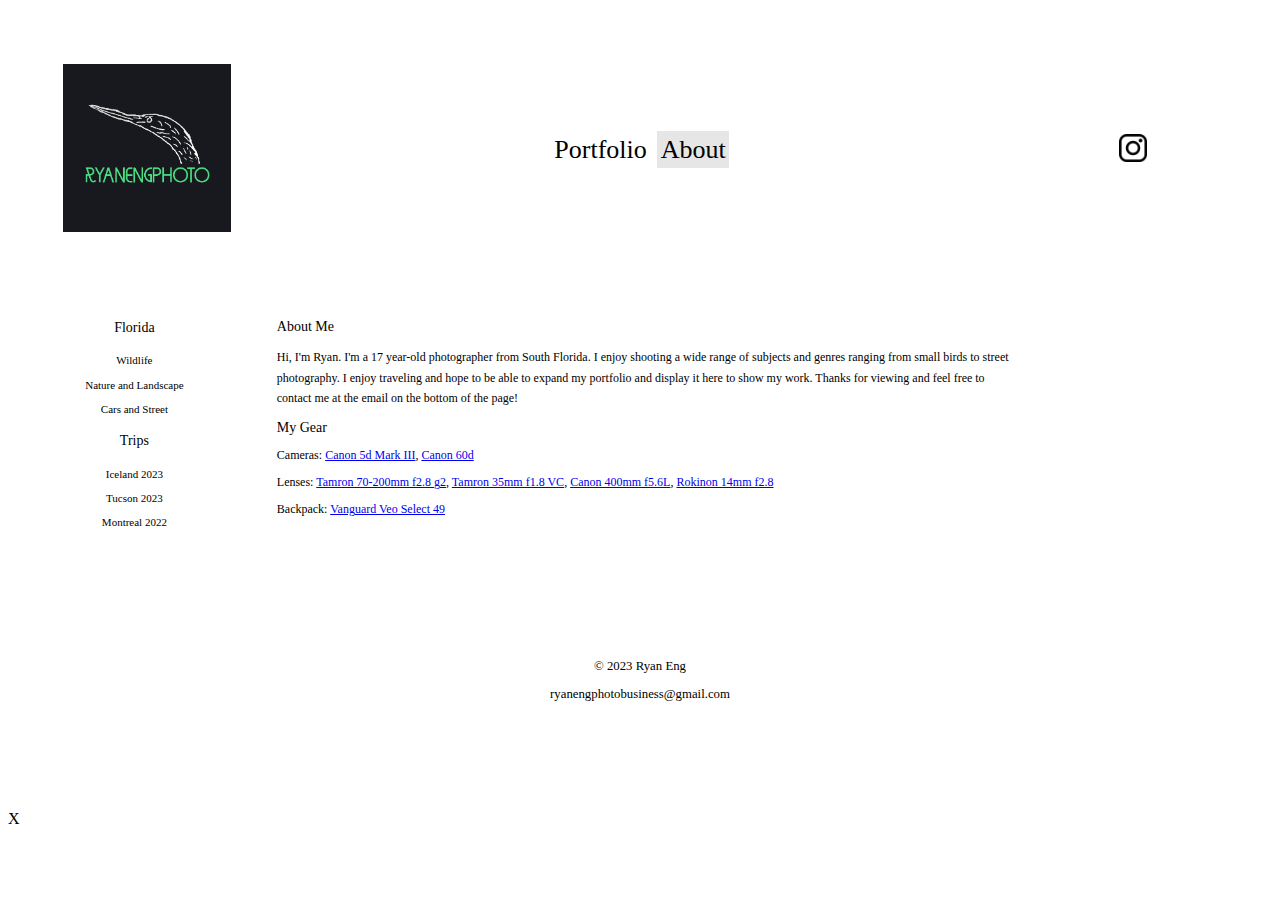
<file: about.html>
<!DOCTYPE html>

<head>
    <meta charset="utf-8" name="viewport" content="width=device-width, initial-scale=1">
    <link rel="stylesheet" href="about.css">

    <title> Ryan Eng Photo | Wildlife </title>
    <link rel="shortcut icon" type="image/png" href="photo_logo.png"/>

</head>

<div class="left-sidebar-grid">

    <header class="header">
        <div class="logo">
            <img src="photo_logo.png" alt="logo">
        </div>

        <div class="navigation">
            <a class="unselectedpage" href="index.html">Portfolio</a>
            <a class="currentpage"href="about.html">About</a>

            <div class="dropdown">
            <input type="image" src="dropdown.png" onclick="myFunction()" class="dropbtn"/>
            <div id="myDropdown" class="dropdown-content">
              <a href="about.html">About</a>
              <p><span>Florida</span></p>
              <a href="index.html">Wildlife</a>
              <a href="nature.html">Nature and Landscape</a>
              <a href="street.html">Cars and Street</a>
              <p><span>Trips</span></p>
              <a href="iceland.html">Iceland 2023</a>
              <a href="tucson.html">Tucson 2023</a>
              <a href="montreal.html">Montreal 2022</a>
            </div>
          </div>
            
        <script src="dropdown.js"></script>    

        </div>

        <div class="instagram">
            <a href="https://www.instagram.com/ryanengphoto/" target="_blank"><img src="instagram.png" alt="instagram logo" ></a>
        </div>

    </header>
    X
    <section class="left-sidebar">
        <div class="sidebarmenu">
            <div class="dropdown">
                <button class="dropbtn">Florida</button>
                    <div class="dropdown-content">
                    <a href="index.html" class="sidebarlink">Wildlife</a>
                    <a href="nature.html" class="sidebarlink">Nature and Landscape</a>
                    <a href="street.html" class="sidebarlink">Cars and Street</a>
                    </div>
                </div>
            <div class="dropdown">
                <button class="dropbtn">Trips</button>
                <div class="dropdown-content">
                <a href="iceland.html" class="sidebarlink">Iceland 2023</a>
                <a href="tucson.html" class="sidebarlink">Tucson 2023</a>
                <a href="montreal.html" class="sidebarlink">Montreal 2022</a>
                </div>
            </div>
        </div>
    </section>

    <main class="main-content">

        <div class="content">
            <h2>About Me</h2>
            <p>Hi, I'm Ryan. I'm a 17 year-old photographer from South Florida. I enjoy shooting a wide range of subjects and genres ranging from small birds to 
                street photography. I enjoy traveling and hope to be able to expand my portfolio and display it here to show my work. Thanks for viewing and feel
                free to contact me at the email on the bottom of the page! 
            </p>
            <h2>My Gear</h2>
            <h3>Cameras: <a href="https://www.bhphotovideo.com/c/replacement_for/847545-REG/Canon_5260A002_EOS_5D_Mark_III.html" target="_blank">Canon 5d Mark III</a>, 
                <a href="https://www.bhphotovideo.com/c/product/732047-REG/Canon_4460B003_EOS_60D_DSLR_Camera.html" target="_blank">Canon 60d</a></h3>
            <h3>Lenses: <a href="https://www.bhphotovideo.com/c/product/1317271-REG/tamron_afa025c_700_sp_70_200mm_f_2_8_di.html" target="_blank">Tamron 70-200mm f2.8 g2</a>, 
                <a href="https://www.bhphotovideo.com/c/product/1183045-REG/tamron_aff012c700_sp_35mm_f_1_8_di.html" target="_blank">Tamron 35mm f1.8 VC</a>, 
                <a href="https://www.bhphotovideo.com/c/product/12129-USA/Canon_2526A004_400mm_f_5_6L_USM_Autofocus.html" target="_blank">Canon 400mm f5.6L</a>, 
                <a href="https://www.bhphotovideo.com/c/product/769532-REG/Rokinon_FE14M_C_14mm_Ultra_Wide_Angle_f_2_8.html" target="_blank">Rokinon 14mm f2.8</a></h3>
            <h3>Backpack: <a href="https://www.bhphotovideo.com/c/product/1483297-REG/vanguard_veo_select49_bk_veo_select_49_backpack.html" target="_blank">Vanguard Veo Select 49</a></h3>
        </div>
      
     
    </main>


    


    <footer class="footer">
        <p>© 2023 Ryan Eng</p>
        <p>ryanengphotobusiness@gmail.com</p>
    </footer>



</div>
</file>
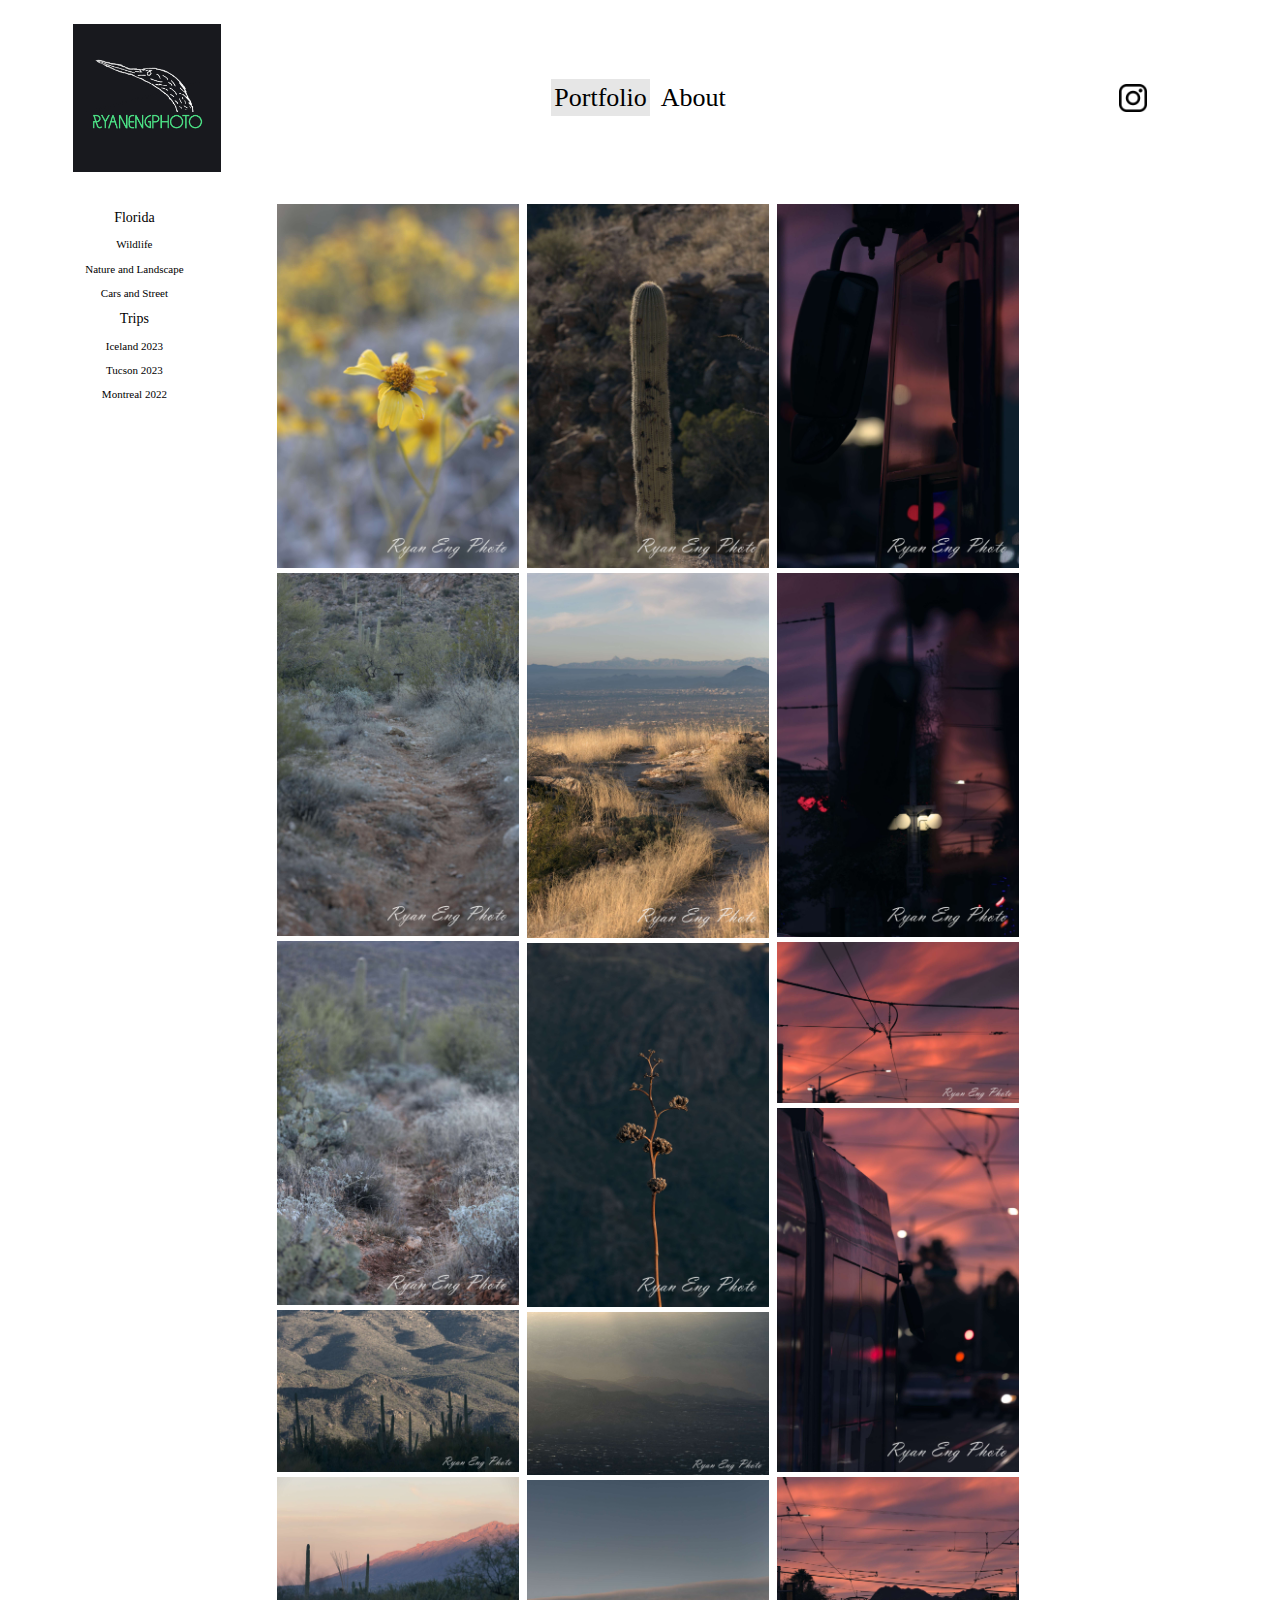
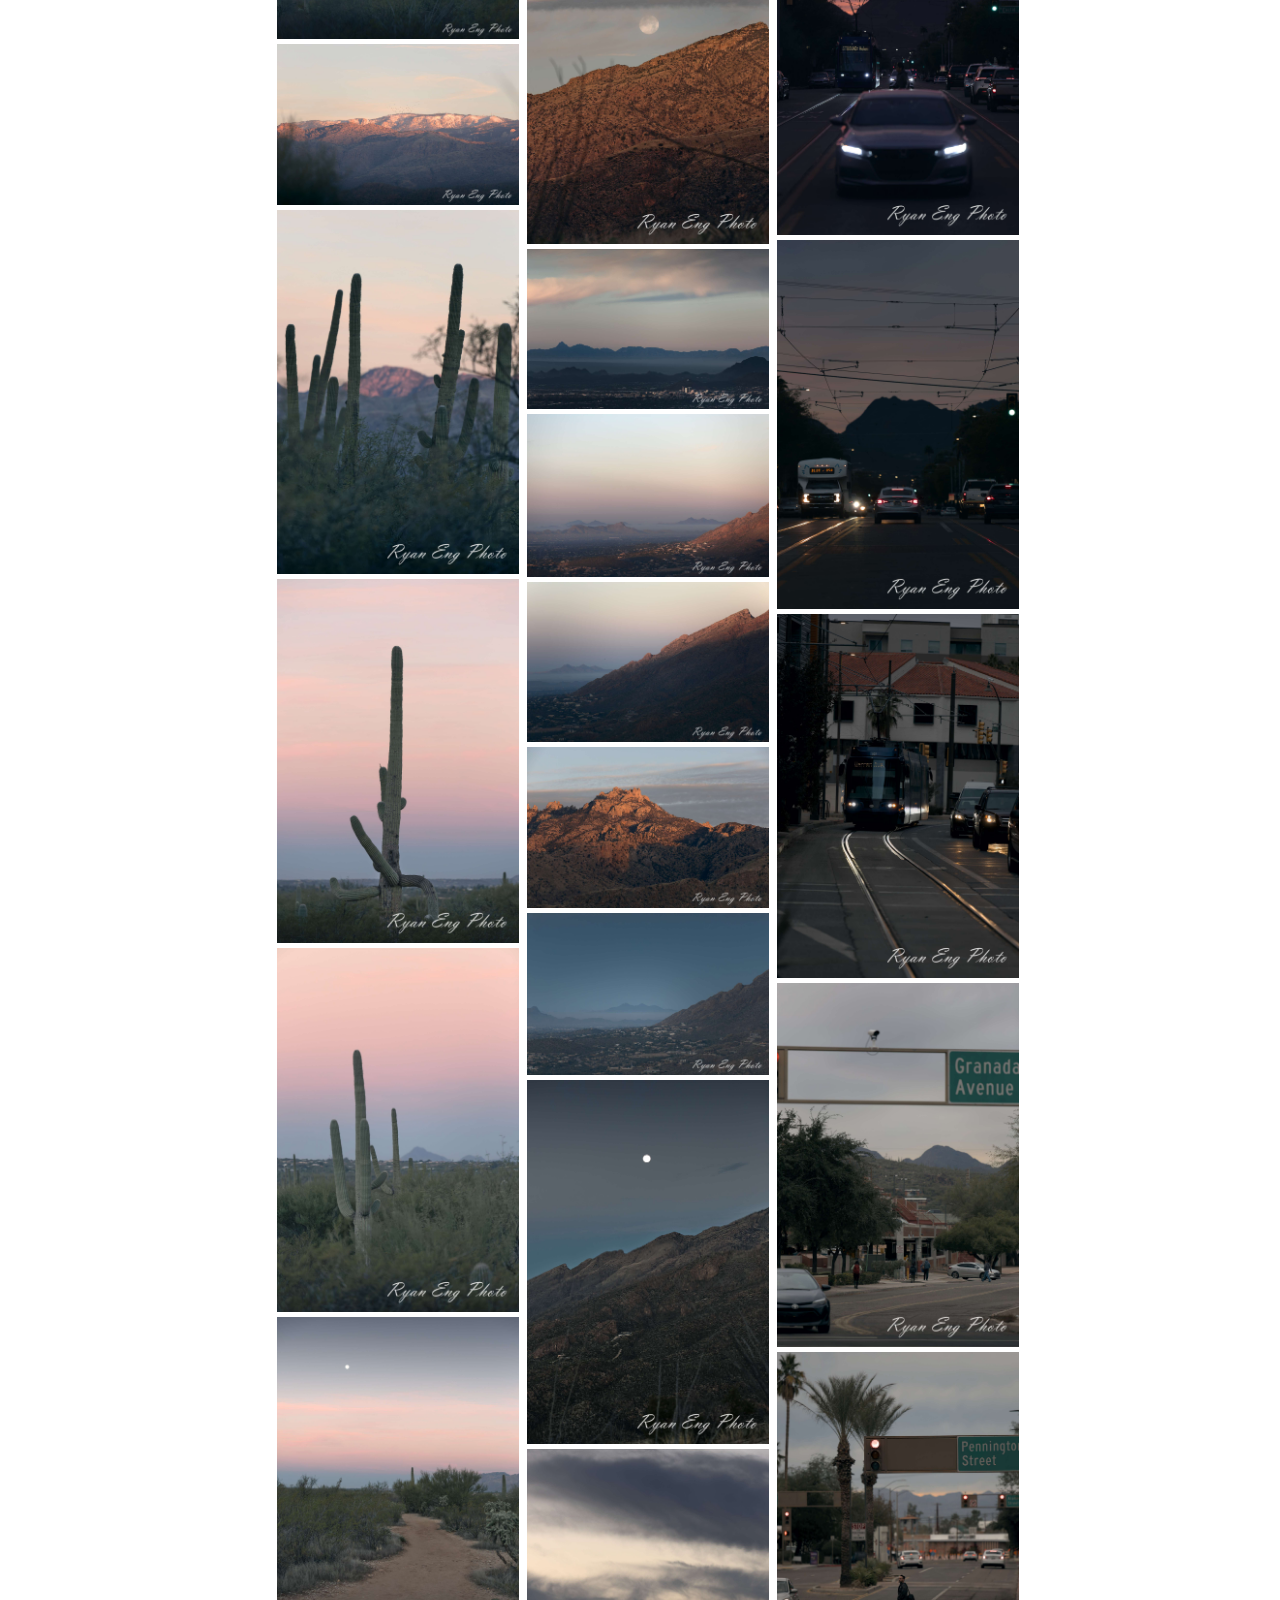
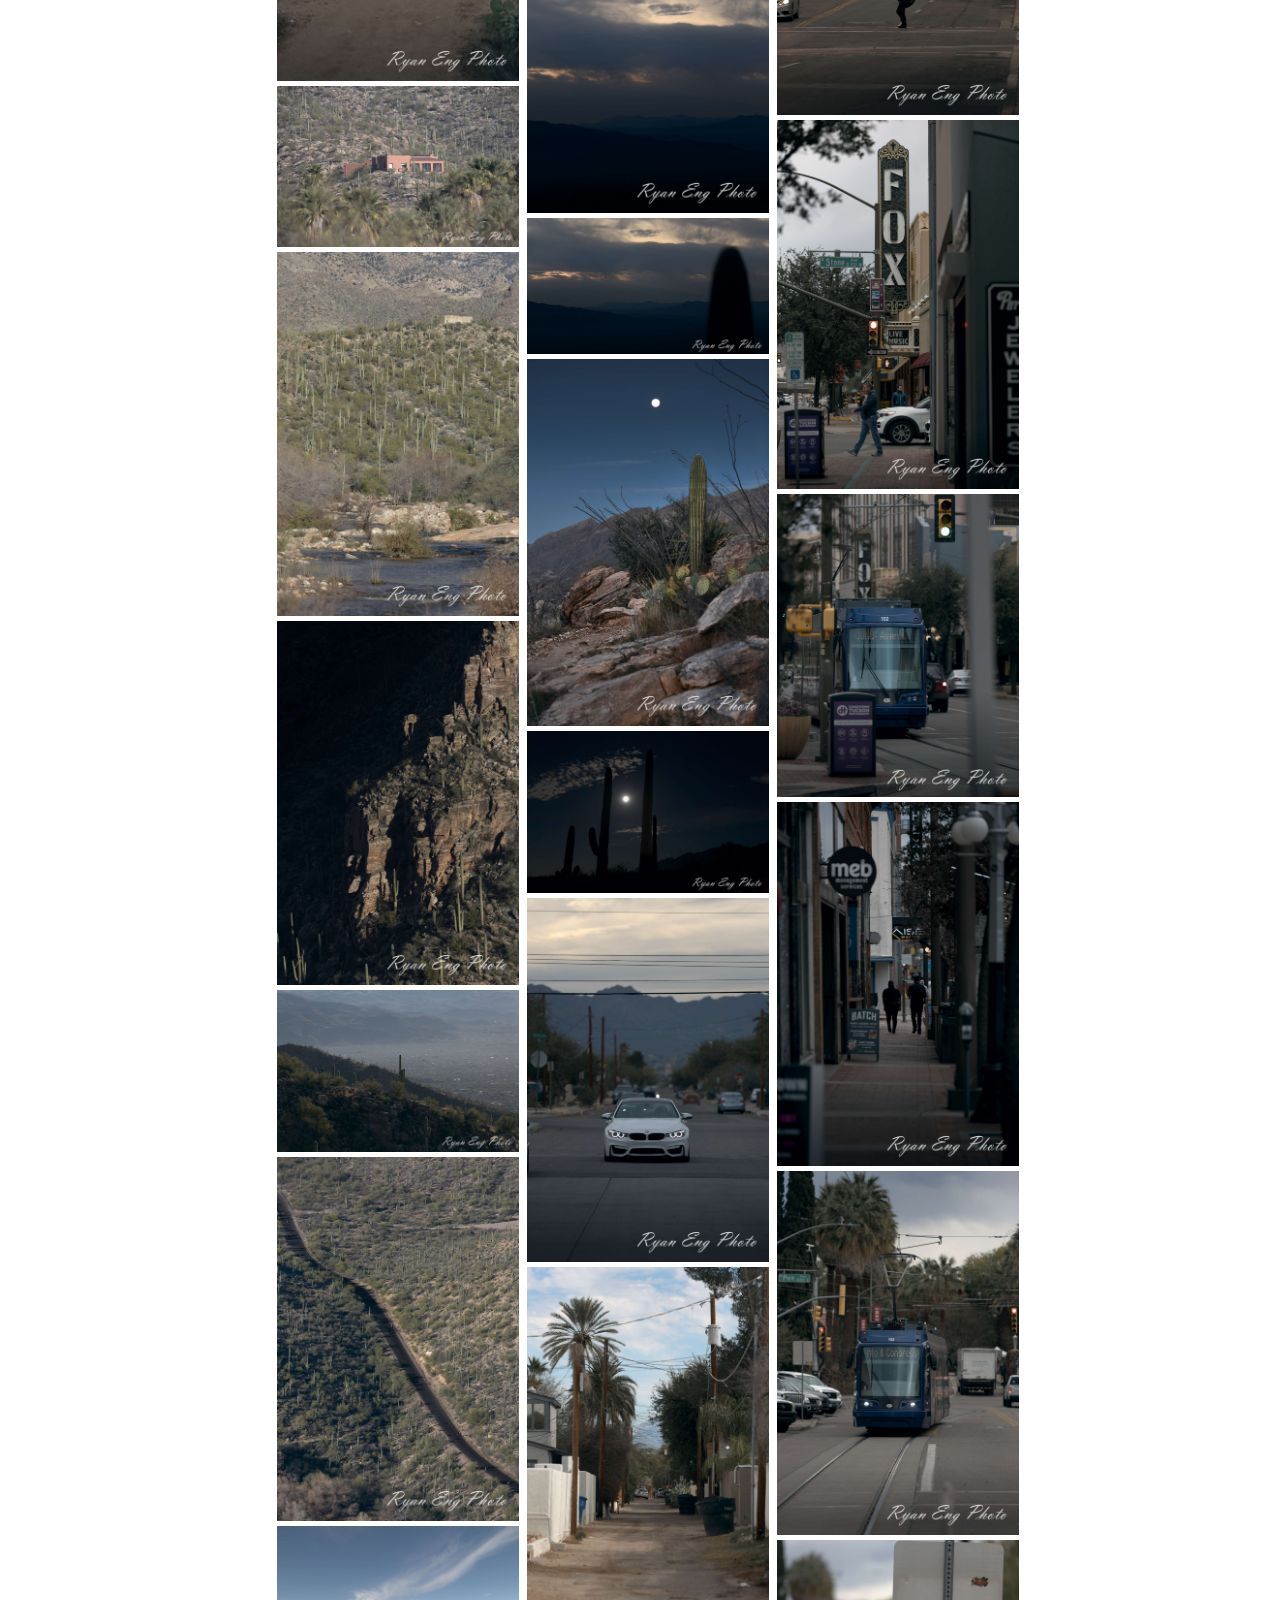
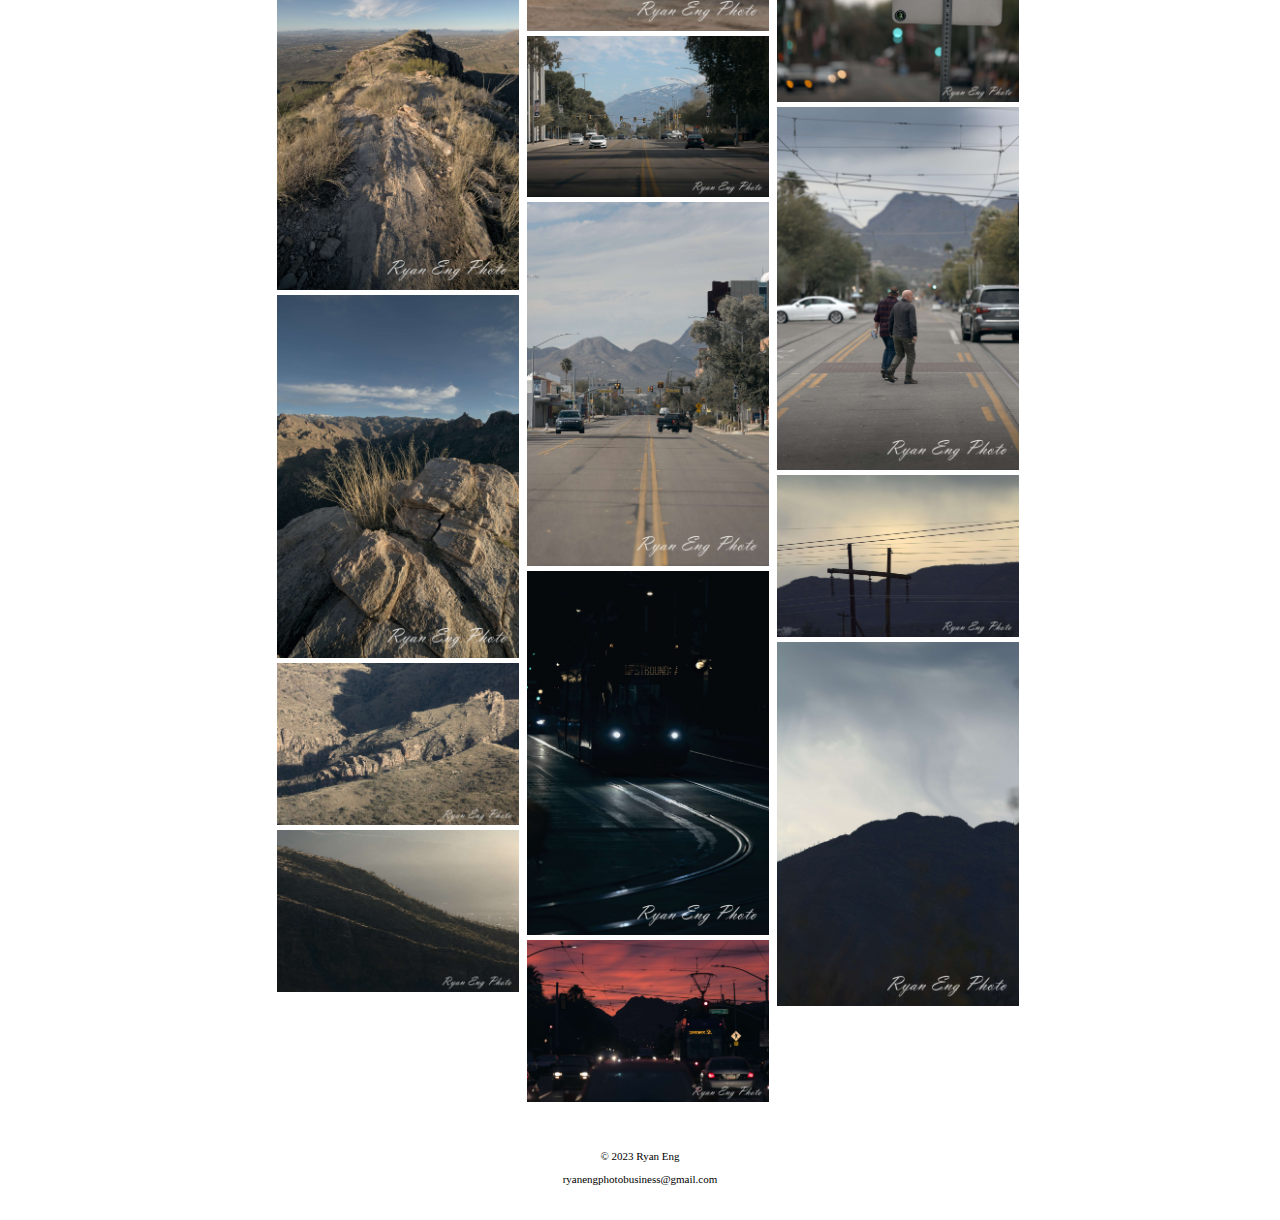
<file: tucson.html>
<!DOCTYPE html>

<head>
  <meta charset="utf-8" name="viewport" content="width=device-width, initial-scale=1">
  <link rel="stylesheet" href="portfoliostyle.css">
  <title> Ryan Eng Photo | Tucson 2023 </title>
  <link rel="shortcut icon" type="image/png" href="photo_logo.png"/>
  <script src="hammer.min.js"></script>
  
</head>

<div class="left-sidebar-grid">

    <header class="header">
        <div class="logo">
            <img src="photo_logo.png" alt="logo" style="width: 60%; height: 100%;">
        </div>

        <div class="navigation">
            <a class="currentpage" href="index.html">Portfolio</a>
            <a class="unselectedpage"href="about.html">About</a>
            
            <div class="dropdown">
              <input type="image" src="dropdown.png" onclick="myFunction()" class="dropbtn"/>
              <div id="myDropdown" class="dropdown-content">
                <a href="about.html">About</a>
                <p><span>Florida</span></p>
                <a href="index.html">Wildlife</a>
                <a href="nature.html">Nature and Landscape</a>
                <a href="street.html">Cars and Street</a>
                <p><span>Trips</span></p>
                <a href="iceland.html">Iceland 2023</a>
                <a href="tucson.html">Tucson 2023</a>
                <a href="montreal.html">Montreal 2022</a>
              </div>
            </div>
        </div>

        <div class="instagram">
            <a href="https://www.instagram.com/ryanengphoto/" target="_blank"><img src="instagram.png" alt="instagram logo"></a>
        </div>


    </header>
    
    <section class="left-sidebar">
        <div class="sidebarmenu">
            <div class="dropdown">
              <button class="dropbtn">Florida</button>
              <div class="dropdown-content">
              <a href="index.html" class="sidebarlink">Wildlife</a>
              <a href="nature.html" class="sidebarlink">Nature and Landscape</a>
              <a href="street.html" class="sidebarlink">Cars and Street</a>
              </div>
          </div>
      <div class="dropdown">
          <button class="dropbtn">Trips</button>
          <div class="dropdown-content">
          <a href="iceland.html" class="sidebarlink">Iceland 2023</a>
          <a href="tucson.html" class="sidebarlink">Tucson 2023</a>
          <a href="montreal.html" class="sidebarlink">Montreal 2022</a>
          </div>
            </div>
        </div>
    </section>

    <main class="main-content">
        
      <button onclick="topFunction()" id="myBtn" title="Go to top">Top</button>
      <script src="button.js"></script>
      
        <div class="content"><img src="Tucson_2023/1 8 2023 (87)-CR2_DxO_DeepPRIME.jpg" onclick="openModal();currentSlide(1)" class="hover-shadow cursor" loading="lazy"> 
          <img src="Tucson_2023/1 8 2023 (79)-CR2_DxO_DeepPRIME.jpg" onclick="openModal();currentSlide(2)" class="hover-shadow cursor" loading="lazy"> 
          <img src="Tucson_2023/1 8 2023 (72)-CR2_DxO_DeepPRIME.jpg" onclick="openModal();currentSlide(3)" class="hover-shadow cursor" loading="lazy"> 
          <img src="Tucson_2023/1 8 2023 (68)-CR2_DxO_DeepPRIME.jpg" onclick="openModal();currentSlide(4)" class="hover-shadow cursor" loading="lazy"> 
          <img src="Tucson_2023/1 8 2023 (42)-CR2_DxO_DeepPRIME.jpg" onclick="openModal();currentSlide(5)" class="hover-shadow cursor" loading="lazy"> 
          <img src="Tucson_2023/1 8 2023 (35)-CR2_DxO_DeepPRIME.jpg" onclick="openModal();currentSlide(6)" class="hover-shadow cursor" loading="lazy"> 
          <img src="Tucson_2023/1 8 2023 (20)-CR2_DxO_DeepPRIME.jpg" onclick="openModal();currentSlide(7)" class="hover-shadow cursor" loading="lazy"> 
          <img src="Tucson_2023/1 8 2023 (11)-CR2_DxO_DeepPRIME.jpg" onclick="openModal();currentSlide(8)" class="hover-shadow cursor" loading="lazy"> 
          <img src="Tucson_2023/1 8 2023 (10)-CR2_DxO_DeepPRIME.jpg" onclick="openModal();currentSlide(9)" class="hover-shadow cursor" loading="lazy"> 
          <img src="Tucson_2023/1 8 2023 (1)-CR2_DxO_DeepPRIME.jpg" onclick="openModal();currentSlide(10)" class="hover-shadow cursor" loading="lazy"> 
          <img src="Tucson_2023/1 7 2023 (88)-CR2_DxO_DeepPRIME.jpg" onclick="openModal();currentSlide(11)" class="hover-shadow cursor" loading="lazy"> 
          <img src="Tucson_2023/1 7 2023 (390)-CR2_DxO_DeepPRIME.jpg" onclick="openModal();currentSlide(12)" class="hover-shadow cursor" loading="lazy"> 
          <img src="Tucson_2023/1 7 2023 (412)-CR2_DxO_DeepPRIME.jpg" onclick="openModal();currentSlide(13)" class="hover-shadow cursor" loading="lazy"> 
          <img src="Tucson_2023/1 7 2023 (356)-CR2_DxO_DeepPRIME.jpg" onclick="openModal();currentSlide(14)" class="hover-shadow cursor" loading="lazy"> 
          <img src="Tucson_2023/1 7 2023 (352)-CR2_DxO_DeepPRIME.jpg" onclick="openModal();currentSlide(15)" class="hover-shadow cursor" loading="lazy"> 
          <img src="Tucson_2023/1 7 2023 (329)-CR2_DxO_DeepPRIME.jpg" onclick="openModal();currentSlide(16)" class="hover-shadow cursor" loading="lazy"> 
          <img src="Tucson_2023/1 7 2023 (305)-CR2_DxO_DeepPRIME.jpg" onclick="openModal();currentSlide(17)" class="hover-shadow cursor" loading="lazy"> 
          <img src="Tucson_2023/1 7 2023 (300)-CR2_DxO_DeepPRIME.jpg" onclick="openModal();currentSlide(18)" class="hover-shadow cursor" loading="lazy"> 
          <img src="Tucson_2023/1 7 2023 (285)-CR2_DxO_DeepPRIME.jpg" onclick="openModal();currentSlide(19)" class="hover-shadow cursor" loading="lazy"> 
          <img src="Tucson_2023/1 7 2023 (282)-CR2_DxO_DeepPRIME.jpg" onclick="openModal();currentSlide(20)" class="hover-shadow cursor" loading="lazy"> 
          <img src="Tucson_2023/1 7 2023 (279)-CR2_DxO_DeepPRIME.jpg" onclick="openModal();currentSlide(21)" class="hover-shadow cursor" loading="lazy"> 
          <img src="Tucson_2023/1 7 2023 (276)-CR2_DxO_DeepPRIME.jpg" onclick="openModal();currentSlide(22)" class="hover-shadow cursor" loading="lazy"> 
          <img src="Tucson_2023/1 7 2023 (254)-CR2_DxO_DeepPRIME.jpg" onclick="openModal();currentSlide(23)" class="hover-shadow cursor" loading="lazy"> 
          <img src="Tucson_2023/1 7 2023 (218)-CR2_DxO_DeepPRIME.jpg" onclick="openModal();currentSlide(24)" class="hover-shadow cursor" loading="lazy"> 
          <img src="Tucson_2023/1 7 2023 (217)-CR2_DxO_DeepPRIME.jpg" onclick="openModal();currentSlide(25)" class="hover-shadow cursor" loading="lazy"> 
          <img src="Tucson_2023/1 7 2023 (208)-CR2_DxO_DeepPRIME.jpg" onclick="openModal();currentSlide(26)" class="hover-shadow cursor" loading="lazy"> 
          <img src="Tucson_2023/1 7 2023 (191)-CR2_DxO_DeepPRIME.jpg" onclick="openModal();currentSlide(27)" class="hover-shadow cursor" loading="lazy"> 
          <img src="Tucson_2023/1 7 2023 (189)-CR2_DxO_DeepPRIME.jpg" onclick="openModal();currentSlide(28)" class="hover-shadow cursor" loading="lazy"> 
          <img src="Tucson_2023/1 7 2023 (165)-CR2_DxO_DeepPRIME.jpg" onclick="openModal();currentSlide(29)" class="hover-shadow cursor" loading="lazy"> 
          <img src="Tucson_2023/1 7 2023 (161)-CR2_DxO_DeepPRIME.jpg" onclick="openModal();currentSlide(30)" class="hover-shadow cursor" loading="lazy"> 
          <img src="Tucson_2023/1 7 2023 (153)-CR2_DxO_DeepPRIME.jpg" onclick="openModal();currentSlide(31)" class="hover-shadow cursor" loading="lazy">
      <img src="Tucson_2023/1 7 2023 (152)-CR2_DxO_DeepPRIME.jpg" onclick="openModal();currentSlide(32)" class="hover-shadow cursor" loading="lazy"> 
          <img src="Tucson_2023/reject1 7 2023 (143)-CR2_DxO_DeepPRIME_02.jpg" onclick="openModal();currentSlide(33)" class="hover-shadow cursor" loading="lazy"> 
          <img src="Tucson_2023/1 7 2023 (116)-CR2_DxO_DeepPRIME_01.jpg" onclick="openModal();currentSlide(34)" class="hover-shadow cursor" loading="lazy"> 
          <img src="Tucson_2023/1 6 2023 (45)-CR2_DxO_DeepPRIME_02.jpg" onclick="openModal();currentSlide(35)" class="hover-shadow cursor" loading="lazy"> 
          <img src="Tucson_2023/1 6 2023 (27)-CR2_DxO_DeepPRIME.jpg" onclick="openModal();currentSlide(36)" class="hover-shadow cursor" loading="lazy"> 
          <img src="Tucson_2023/1 6 2023 (7)-CR2_DxO_DeepPRIME.jpg" onclick="openModal();currentSlide(37)" class="hover-shadow cursor" loading="lazy"> 
          <img src="Tucson_2023/1 6 2023 (5)-CR2_DxO_DeepPRIME.jpg" onclick="openModal();currentSlide(38)" class="hover-shadow cursor" loading="lazy"> 
          <img src="Tucson_2023/1 5 2023 (198)-CR2_DxO_DeepPRIME.jpg" onclick="openModal();currentSlide(39)" class="hover-shadow cursor" loading="lazy"> 
          <img src="Tucson_2023/1 5 2023 (179)-CR2_DxO_DeepPRIME.jpg" onclick="openModal();currentSlide(40)" class="hover-shadow cursor" loading="lazy"> 
          <img src="Tucson_2023/1 5 2023 (169)-CR2_DxO_DeepPRIME.jpg" onclick="openModal();currentSlide(41)" class="hover-shadow cursor" loading="lazy"> 
          <img src="Tucson_2023/1 5 2023 (168)-CR2_DxO_DeepPRIME.jpg" onclick="openModal();currentSlide(42)" class="hover-shadow cursor" loading="lazy"> 
          <img src="Tucson_2023/1 5 2023 (160)-CR2_DxO_DeepPRIME.jpg" onclick="openModal();currentSlide(43)" class="hover-shadow cursor" loading="lazy"> 
          <img src="Tucson_2023/1 5 2023 (153)-CR2_DxO_DeepPRIME.jpg" onclick="openModal();currentSlide(44)" class="hover-shadow cursor" loading="lazy"> 
          <img src="Tucson_2023/1 5 2023 (145)-CR2_DxO_DeepPRIME_01.jpg" onclick="openModal();currentSlide(45)" class="hover-shadow cursor" loading="lazy"> 
          <img src="Tucson_2023/1 5 2023 (113)-CR2_DxO_DeepPRIME.jpg" onclick="openModal();currentSlide(46)" class="hover-shadow cursor" loading="lazy"> 
          <img src="Tucson_2023/1 5 2023 (101)-CR2_DxO_DeepPRIME.jpg" onclick="openModal();currentSlide(47)" class="hover-shadow cursor" loading="lazy"> 
          <img src="Tucson_2023/1 5 2023 (55)-CR2_DxO_DeepPRIME.jpg" onclick="openModal();currentSlide(48)" class="hover-shadow cursor" loading="lazy"> 
          <img src="Tucson_2023/1 5 2023 (43)-CR2_DxO_DeepPRIME.jpg" onclick="openModal();currentSlide(49)" class="hover-shadow cursor" loading="lazy"> 
          <img src="Tucson_2023/1 5 2023 (36)-CR2_DxO_DeepPRIME.jpg" onclick="openModal();currentSlide(50)" class="hover-shadow cursor" loading="lazy"> 
          <img src="Tucson_2023/1 5 2023 (27)-CR2_DxO_DeepPRIME.jpg" onclick="openModal();currentSlide(51)" class="hover-shadow cursor" loading="lazy"> 
          <img src="Tucson_2023/1 5 2023 (24)-CR2_DxO_DeepPRIME.jpg" onclick="openModal();currentSlide(52)" class="hover-shadow cursor" loading="lazy"> 
          <img src="Tucson_2023/1 5 2023 (19)-CR2_DxO_DeepPRIME.jpg" onclick="openModal();currentSlide(53)" class="hover-shadow cursor" loading="lazy"> 
          <img src="Tucson_2023/1 5 2023 (17)-CR2_DxO_DeepPRIME.jpg" onclick="openModal();currentSlide(54)" class="hover-shadow cursor" loading="lazy"> 
          <img src="Tucson_2023/1 5 2023 (10)-CR2_DxO_DeepPRIME.jpg" onclick="openModal();currentSlide(55)" class="hover-shadow cursor" loading="lazy"> 
          <img src="Tucson_2023/1 8 2023 (565) 60d-CR2_DxO_DeepPRIME.jpg" onclick="openModal();currentSlide(56)" class="hover-shadow cursor" loading="lazy"> 
          <img src="Tucson_2023/1 8 2023 (639) 60d-CR2_DxO_DeepPRIME.jpg" onclick="openModal();currentSlide(57)" class="hover-shadow cursor" loading="lazy"> 
          </div>
      
      <div id="myModal" class="modal">
          <span class="close cursor" onclick="closeModal()">&times;</span>
          <div id="modal">
          <div class="modal-content">
          <div class="mySlides">
              <img src="Tucson_2023/1 8 2023 (87)-CR2_DxO_DeepPRIME.jpg" style="width:100%">
            </div>
            <div class="mySlides">
              <img src="Tucson_2023/1 8 2023 (79)-CR2_DxO_DeepPRIME.jpg" style="width:100%">
            </div>
            <div class="mySlides">
              <img src="Tucson_2023/1 8 2023 (72)-CR2_DxO_DeepPRIME.jpg" style="width:100%">
            </div>
            <div class="mySlides">
              <img src="Tucson_2023/1 8 2023 (68)-CR2_DxO_DeepPRIME.jpg" style="width:100%">
            </div>
            <div class="mySlides">
              <img src="Tucson_2023/1 8 2023 (42)-CR2_DxO_DeepPRIME.jpg" style="width:100%">
            </div>
            <div class="mySlides">
              <img src="Tucson_2023/1 8 2023 (35)-CR2_DxO_DeepPRIME.jpg" style="width:100%">
            </div>
            <div class="mySlides">
              <img src="Tucson_2023/1 8 2023 (20)-CR2_DxO_DeepPRIME.jpg" style="width:100%">
            </div>
            <div class="mySlides">
              <img src="Tucson_2023/1 8 2023 (11)-CR2_DxO_DeepPRIME.jpg" style="width:100%">
            </div>
            <div class="mySlides">
              <img src="Tucson_2023/1 8 2023 (10)-CR2_DxO_DeepPRIME.jpg" style="width:100%">
            </div>
            <div class="mySlides">
              <img src="Tucson_2023/1 8 2023 (1)-CR2_DxO_DeepPRIME.jpg" style="width:100%">
            </div>
            <div class="mySlides">
              <img src="Tucson_2023/1 7 2023 (88)-CR2_DxO_DeepPRIME.jpg" style="width:100%">
            </div>
            <div class="mySlides">
              <img src="Tucson_2023/1 7 2023 (390)-CR2_DxO_DeepPRIME.jpg" style="width:100%">
            </div>
            <div class="mySlides">
              <img src="Tucson_2023/1 7 2023 (412)-CR2_DxO_DeepPRIME.jpg" style="width:100%">
            </div>
            <div class="mySlides">
              <img src="Tucson_2023/1 7 2023 (356)-CR2_DxO_DeepPRIME.jpg" style="width:100%">
            </div>
            <div class="mySlides">
              <img src="Tucson_2023/1 7 2023 (352)-CR2_DxO_DeepPRIME.jpg" style="width:100%">
            </div>
            <div class="mySlides">
              <img src="Tucson_2023/1 7 2023 (329)-CR2_DxO_DeepPRIME.jpg" style="width:100%">
            </div>
            <div class="mySlides">
              <img src="Tucson_2023/1 7 2023 (305)-CR2_DxO_DeepPRIME.jpg" style="width:100%">
            </div>
            <div class="mySlides">
              <img src="Tucson_2023/1 7 2023 (300)-CR2_DxO_DeepPRIME.jpg" style="width:100%">
            </div>
            <div class="mySlides">
              <img src="Tucson_2023/1 7 2023 (285)-CR2_DxO_DeepPRIME.jpg" style="width:100%">
            </div>
            <div class="mySlides">
              <img src="Tucson_2023/1 7 2023 (282)-CR2_DxO_DeepPRIME.jpg" style="width:100%">
            </div>
            <div class="mySlides">
              <img src="Tucson_2023/1 7 2023 (279)-CR2_DxO_DeepPRIME.jpg" style="width:100%">
            </div>
            <div class="mySlides">
              <img src="Tucson_2023/1 7 2023 (276)-CR2_DxO_DeepPRIME.jpg" style="width:100%">
            </div>
            <div class="mySlides">
              <img src="Tucson_2023/1 7 2023 (254)-CR2_DxO_DeepPRIME.jpg" style="width:100%">
            </div>
            <div class="mySlides">
              <img src="Tucson_2023/1 7 2023 (218)-CR2_DxO_DeepPRIME.jpg" style="width:100%">
            </div>
            <div class="mySlides">
              <img src="Tucson_2023/1 7 2023 (217)-CR2_DxO_DeepPRIME.jpg" style="width:100%">
            </div>
            <div class="mySlides">
              <img src="Tucson_2023/1 7 2023 (208)-CR2_DxO_DeepPRIME.jpg" style="width:100%">
            </div>
            <div class="mySlides">
              <img src="Tucson_2023/1 7 2023 (191)-CR2_DxO_DeepPRIME.jpg" style="width:100%">
            </div>
            <div class="mySlides">
              <img src="Tucson_2023/1 7 2023 (189)-CR2_DxO_DeepPRIME.jpg" style="width:100%">
            </div>
            <div class="mySlides">
              <img src="Tucson_2023/1 7 2023 (165)-CR2_DxO_DeepPRIME.jpg" style="width:100%">
            </div>
            <div class="mySlides">
              <img src="Tucson_2023/1 7 2023 (161)-CR2_DxO_DeepPRIME.jpg" style="width:100%">
            </div>
            <div class="mySlides">
              <img src="Tucson_2023/1 7 2023 (153)-CR2_DxO_DeepPRIME.jpg" style="width:100%">
            </div>
            <div class="mySlides">
              <img src="Tucson_2023/1 7 2023 (152)-CR2_DxO_DeepPRIME.jpg" style="width:100%">
            </div>
            <div class="mySlides">
              <img src="Tucson_2023/reject1 7 2023 (143)-CR2_DxO_DeepPRIME_02.jpg" style="width:100%">
            </div>
            <div class="mySlides">
              <img src="Tucson_2023/1 7 2023 (116)-CR2_DxO_DeepPRIME_01.jpg" style="width:100%">
            </div>
            <div class="mySlides">
              <img src="Tucson_2023/1 6 2023 (45)-CR2_DxO_DeepPRIME_02.jpg" style="width:100%">
            </div>
            <div class="mySlides">
              <img src="Tucson_2023/1 6 2023 (27)-CR2_DxO_DeepPRIME.jpg" style="width:100%">
            </div>
            <div class="mySlides">
              <img src="Tucson_2023/1 6 2023 (7)-CR2_DxO_DeepPRIME.jpg" style="width:100%">
            </div>
            <div class="mySlides">
              <img src="Tucson_2023/1 6 2023 (5)-CR2_DxO_DeepPRIME.jpg" style="width:100%">
            </div>
            <div class="mySlides">
              <img src="Tucson_2023/1 5 2023 (198)-CR2_DxO_DeepPRIME.jpg" style="width:100%">
            </div>
            <div class="mySlides">
              <img src="Tucson_2023/1 5 2023 (179)-CR2_DxO_DeepPRIME.jpg" style="width:100%">
            </div>
            <div class="mySlides">
              <img src="Tucson_2023/1 5 2023 (169)-CR2_DxO_DeepPRIME.jpg" style="width:100%">
            </div>
            <div class="mySlides">
              <img src="Tucson_2023/1 5 2023 (168)-CR2_DxO_DeepPRIME.jpg" style="width:100%">
            </div>
            <div class="mySlides">
              <img src="Tucson_2023/1 5 2023 (160)-CR2_DxO_DeepPRIME.jpg" style="width:100%">
            </div>
            <div class="mySlides">
              <img src="Tucson_2023/1 5 2023 (153)-CR2_DxO_DeepPRIME.jpg" style="width:100%">
            </div>
            <div class="mySlides">
              <img src="Tucson_2023/1 5 2023 (145)-CR2_DxO_DeepPRIME_01.jpg" style="width:100%">
            </div>
            <div class="mySlides">
              <img src="Tucson_2023/1 5 2023 (113)-CR2_DxO_DeepPRIME.jpg" style="width:100%">
            </div>
            <div class="mySlides">
              <img src="Tucson_2023/1 5 2023 (101)-CR2_DxO_DeepPRIME.jpg" style="width:100%">
            </div>
            <div class="mySlides">
              <img src="Tucson_2023/1 5 2023 (55)-CR2_DxO_DeepPRIME.jpg" style="width:100%">
            </div>
            <div class="mySlides">
              <img src="Tucson_2023/1 5 2023 (43)-CR2_DxO_DeepPRIME.jpg" style="width:100%">
            </div>
            <div class="mySlides">
              <img src="Tucson_2023/1 5 2023 (36)-CR2_DxO_DeepPRIME.jpg" style="width:100%">
            </div>
            <div class="mySlides">
              <img src="Tucson_2023/1 5 2023 (27)-CR2_DxO_DeepPRIME.jpg" style="width:100%">
            </div>
            <div class="mySlides">
              <img src="Tucson_2023/1 5 2023 (24)-CR2_DxO_DeepPRIME.jpg" style="width:100%">
            </div>
            <div class="mySlides">
              <img src="Tucson_2023/1 5 2023 (19)-CR2_DxO_DeepPRIME.jpg" style="width:100%">
            </div>
            <div class="mySlides">
              <img src="Tucson_2023/1 5 2023 (17)-CR2_DxO_DeepPRIME.jpg" style="width:100%">
            </div>
            <div class="mySlides">
              <img src="Tucson_2023/1 5 2023 (10)-CR2_DxO_DeepPRIME.jpg" style="width:100%">
            </div>
            <div class="mySlides">
              <img src="Tucson_2023/1 8 2023 (565) 60d-CR2_DxO_DeepPRIME.jpg" style="width:100%">
            </div>
            <div class="mySlides">
              <img src="Tucson_2023/1 8 2023 (639) 60d-CR2_DxO_DeepPRIME.jpg" style="width:100%">
            </div>
            <a class="prev" onclick="plusSlides(-1)">&#10094;</a>
      <a class="next" onclick="plusSlides(1)">&#10095;</a>
      
      </div>
      </div>
      
      </main>
      
    <footer class="footer">
        <p>© 2023 Ryan Eng</p>
        <p>ryanengphotobusiness@gmail.com</p>
    </footer>

    <script>function openModal() {
    document.getElementById("myModal").style.opacity = "100";
    recognize();
    disableScroll();
    document.getElementById("myBtn").style.display="none";
    document.getElementById("myModal").style.pointerEvents = "all";
  }
  
  function closeModal() {
    document.getElementById("myModal").style.opacity="0";
    document.getElementById("myModal").style.pointerEvents = "none";
    enableScroll();
  }
  
  var slideIndex = 1;
  showSlides(slideIndex);
  
  function plusSlides(n) {
    recognize();
    showSlides(slideIndex += n);
  }
  
  function currentSlide(n) {
    showSlides(slideIndex = n);
  }
  
  function showSlides(n) {
    var i;
    var slides = document.getElementsByClassName("mySlides");
    var dots = document.getElementsByClassName("demo");
    if (n > slides.length) {slideIndex = 1}
    if (n < 1) {slideIndex = slides.length}
    for (i = 0; i < slides.length; i++) {
        slides[i].style.opacity = "0";
    }
    for (i = 0; i < dots.length; i++) {
        dots[i].className = dots[i].className.replace(" active", "");
    }

    slides[slideIndex-1].style.opacity = "1";
    dots[slideIndex-1].className += " active";
    captionText.innerHTML = dots[slideIndex-1].alt;
  }</script>
  <script>function recognize() {
    var myElement = document.getElementById('modal');

    // create a simple instance
    // by default, it only adds horizontal recognizers
    var mc = new Hammer(myElement);

    // listen to events...
    mc.on("swipeleft", function(ev) {
      plusSlides(1);
      });

      mc.on("swiperight", function(ev) {
        plusSlides(-1);
      });
    }</script>
  <script src="scrolldisable.js"></script>
  <script src="dropdown.js"></script> 

    
</div>
</file>
<file: about.css>
/* grid container */
        .left-sidebar-grid {
            display:grid;

            /* fallback height */
            min-height:100vh;

            /* new small viewport height for modern browsers */
            min-height:100svh;
        }

        /* general column padding */
        .left-sidebar-grid > * {
            padding:1rem;
        }

        /* assign columns to grid areas */
        .left-sidebar-grid > .header {
            grid-area:header;
            display: grid; 
            align-items: center;
        }

        .left-sidebar-grid > .main-content {
            grid-area:main-content;
            background:#fff;
            display: grid;   
        }

        .left-sidebar-grid > .left-sidebar {
            grid-area:left-sidebar;  
        }

        .left-sidebar-grid > .right-sidebar {
            grid-area:right-sidebar;
        }

        .left-sidebar-grid > .footer {
            grid-area:footer;
            text-align: center;
            font-family: verdana;
            font-size: .8vw;
        }

        .header > .logo {
            grid-area: logo;
            text-align: center;
        }

        .logo > img {
            width: 60%;
            height: 100%;
        }

        .header > .navigation {
            grid-area: navigation;
            text-align: center;
            font-size: 2vw;
            font-family:Verdana;
        }



        .header > .instagram {
            grid-area: instagram;
            text-align: center;
        }
        
        .instagram img {
            width: 10%;
        }

        .main-content > .content {
            grid-area: content;
        }

        
        .content > p{
            font-family: Verdana;
            font-size: .8vw;
            text-align: left;
            line-height: 1.7;
        }
    
        .content > h2 {
            font-family: Verdana;
            font-size: 1vw;
            text-align: left; 
            font-weight: 1;
        }
    
        .content > h3 {
            font-family: Verdana;
            font-size: .8vw;
            text-align: left; 
            font-weight: 1;
        }

        @media (min-width: 769px) {
            .left-sidebar-grid {
                grid-template-columns:repeat(5, 1fr);
                grid-template-areas:
                    'header header header header header'
                    'left-sidebar main-content main-content main-content main-content'
                    'footer footer footer footer footer';
            }
            .left-sidebar-grid > .main-content {
                grid-template-columns: repeat(4, 1fr);
                grid-template-columns: subgrid;
                grid-template-areas: 
                'content content content whitespace';
            }

            #myBtn {
                display: none;
                position: fixed;
                bottom: 20px;
                right: 30px;
                z-index: 99;
                font-size: 1vw;
                border: none;
                outline: none;
                background-color: #e6e6e6;
                color: black;
                cursor: pointer;
                padding: .8vw;
                border-radius: 4px;
              }
        
              #myBtn:hover {
                background-color: #999;
              }

              .left-sidebar-grid > .header {
                grid-template-areas: 
                'logo navigation navigation navigation instagram';
                grid-template-columns: subgrid;
                grid-template-columns: repeat(5, 1fr);
              }

              .navigation > button {
                display: none;
            }

            
        }



        .sidebarmenu {
            width: 70%;
            margin: 0 auto;
            height: 100%;
        }
        /* unvisited link */
        .navigation > a:link, .sidebarmenu a:link {
            color: black;
            text-decoration: none;
        }

        /* visited link */
        .navigation > a:visited, .sidebarmenu a:visited {
            color: black;
            text-decoration: none;
        }

        /* mouse over link */
        .navigation > a:hover, .sidebarmenu a:hover {
            transition: all 0.5s ease-out;
            background-color: #e6e6e6;
            text-decoration: none;
        }

        /* selected link */
        .navigation > a:active, .sidebarmenu a:active {
            background-color: #e6e6e6;
            text-decoration: none;
        }
        

        .dropbtn {
        color: black;
        padding: 4%;
        font-size: 1vw;
        font-family: verdana;
        border: none;
        background-color: white;
        line-height: 2;
        }

        .dropdown {
        position: relative;
        display: block;
        text-align: center;
        background-color: white;
        }

        .dropdown-content {
        display: block;
        position: relative;
        background-color: white;
        min-width: 80px;
        box-shadow: 0% 2% 4% 0% rgba(0,0,0,0.2);
        z-index: 1;
        }

        .dropdown-content a {
        color: black;
        padding: 4%;
        text-decoration: none;
        font-family: verdana;
        font-size: .8vw;
        display: block;
        }

        .currentpage {
            background-color: #e6e6e6;
            padding: .5%;
        }

        .unselectedpage {
            background-color: white;
            padding: .5%;
        }

        .main-content > .content {
            grid-area: content;

        }

        

        
        


        @media (min-width: 768px){
        .navigation .dropbtn{
            display: none;
        }

        .navigation .dropdown-content {
            display: none;
        }
    }

    @media (max-width: 1600px) {
        .content > p{
            font-family: Verdana;
            font-size: 12px;
            text-align: left;
            line-height: 1.7;
        }
    
        .content > h2 {
            font-family: Verdana;
            font-size: 14px;
            text-align: left; 
            font-weight: 1;
        }
    
        .content > h3 {
            font-family: Verdana;
            font-size: 12px;
            text-align: left; 
            font-weight: 1;
        }

        .left-sidebar-grid > .footer {
            font-size: 12.8px;
        }
    }

      @media (max-width: 1400px) {
        .header > .navigation {
            font-size: 26px;
        }
        .sidebarmenu .dropdown-content a {
            font-size: 11px
        }

        .sidebarmenu .dropbtn {
            font-size: 14px;
            line-height: 2;
        }

        .logo > img {
            width: 168px;
            height: 100%;
        }

        .instagram img {
            width: 28px;
            height: 100%;
        }

        
        
    }

    /* tablet breakpoint */
    @media (max-width:768px) {
        .left-sidebar-grid {
            grid-template-columns:repeat(5, 1fr);
            grid-template-areas:
                'header header header header header'
                'main-content main-content main-content main-content main-content'
                'footer footer footer footer footer';
        }
        
        .left-sidebar-grid > .header {
            grid-template-columns: subgrid;
            grid-template-columns: repeat(3, 1fr);
            grid-template-areas: 
            'logo instagram navigation';
            }

        .logo img {
            width: 140px;
            height: auto;
        }

        #myBtn {
            display: none;
            position: fixed;
            bottom: 20px;
            
            margin-right: auto;
            margin-left: auto;
            z-index: 99;
            font-size: 18px;
            border: none;
            outline: none;
            background-color: #e6e6e6;
            color: black;
            cursor: pointer;
            padding: 12px;
            border-radius: 4px;
            }
            
        .left-sidebar {
            display: none;
        }

        .instagram img {
            width: 40px;
            height: 100%;
        }
        
        .navigation a {
            display: none;
        }



        /* Dropdown Button */
        .navigation .dropbtn {
        color: white;
        padding: 10px;
        border: none;
        cursor: pointer;
        display: block;
        width: 30px;
        }


        /* The container <div> - needed to position the dropdown content */
        .dropdown {
        position: relative;
        display: inline-block;
        }

        /* Dropdown Content (Hidden by Default) */
        .dropdown-content {
        display: block;
        position: absolute;
        background-color: #f1f1f1;
        width: 160px;
        box-shadow: 0px 8px 16px 0px rgba(0,0,0,0.2);
        z-index: 1;
        right: -60px;
        max-height: 0;
        visibility: hidden;
        transition: all 0.4s ease-in-out;
        overflow: hidden;
        }

        /* Links inside the dropdown */
        .dropdown-content a {
        color: black;
        padding: 12px 20px;
        text-decoration: none;
        display: block;
        font-size: 14px;
        margin: 0 auto;
        }

        .dropdown-content p {
            font-size: 16px;
            text-align: left;
            margin-left: 10px;
            padding-top: 5px;
            padding-bottom: 5px;
            width: 100%; 
            border-bottom: 1px solid #000; 
            line-height: 0.1em;
            margin: 10px 0 20px; 

        }

        .dropdown-content p span {
            background: #f1f1f1;
            padding:0 10px; 
        }
        /* Change color of dropdown links on hover */
        .dropdown-content a:hover {background-color: #ddd;}

        /* Show the dropdown menu (use JS to add this class to the .dropdown-content container when the user clicks on the dropdown button) */
        .show {
            max-height: 800px;
            visibility: visible;
        }

    }


    /* phone breakpoint */
    @media (max-width:480px) {
        .left-sidebar-grid {
            grid-template-columns:repeat(5, 1fr);
            grid-template-areas:
                'header header header header header'
                'main-content main-content main-content main-content main-content'
                'footer footer footer footer footer';
        }
        
        .left-sidebar-grid > .header {
            grid-template-columns: subgrid;
            grid-template-columns: repeat(3, 1fr);
            grid-template-areas: 
            'logo instagram navigation';
            }

        .logo img {
            width: 80px;
            height: auto;
        }

        .instagram img {
            width: 15px;
        }

        #myBtn {
            display: none;
            position: fixed;
            bottom: 20px;
            right: 30px;
            z-index: 99;
            font-size: 1vw;
            border: none;
            outline: none;
            background-color: #e6e6e6;
            color: black;
            cursor: pointer;
            padding: .8vw;
            border-radius: 4px;
            }
            
        .left-sidebar {
            display: none;
        }

        .instagram img {
            width: 25px;
            height: 100%;
        }
        
        .navigation > a {
            display: none;
        }

        .navigation > button > img {
            width: 30px;
        }
        
        .dropdown-content {
            width: 100px;
            right: -40px;
        }
    /* Links inside the dropdown */
    .dropdown-content a {
        font-size: 10px;
        margin-right: 10px;
        }

        .dropdown-content p {
            font-size: 12px;
        }

    }
</file>
<file: portfoliostyle.css>
/* grid container */
        .left-sidebar-grid {
            display:grid;
            

            /* fallback height */
            min-height:100vh;

            /* new small viewport height for modern browsers */
            min-height:100svh;
        }

        /* general column padding */
        .left-sidebar-grid > * {
            padding:1rem;
        }

        /* assign columns to grid areas */
        .left-sidebar-grid > .header {
            grid-area:header;
            display: grid; 
            align-items: center;
        }

        .left-sidebar-grid > .main-content {
            grid-area:main-content;
            background:#fff;
            display: grid;   
        }

        .left-sidebar-grid > .left-sidebar {
            grid-area:left-sidebar;  
        }

        .left-sidebar-grid > .right-sidebar {
            grid-area:right-sidebar;
        }

        .left-sidebar-grid > .footer {
            grid-area:footer;
            text-align: center;
            font-family: verdana;
            font-size: .8vw;
        }

        .header > .logo {
            grid-area: logo;
            text-align: center;
        }

        .logo > img {
            width: 60%;
            height: 100%;
        }

        .header > .navigation {
            grid-area: navigation;
            text-align: center;
            font-size: 2vw;
            font-family:Verdana;
        }



        .header > .instagram {
            grid-area: instagram;
            text-align: center;
        }
        
        .instagram img {
            width: 10%;
        }

        .main-content > .content {
            grid-area: content;
        }


        @media (min-width: 769px) {
            .left-sidebar-grid {
                grid-template-columns:repeat(5, 1fr);
                grid-template-areas:
                    'header header header header header'
                    'left-sidebar main-content main-content main-content main-content'
                    'footer footer footer footer footer';
            }
            .left-sidebar-grid > .main-content {
                grid-template-columns: repeat(4, 1fr);
                grid-template-columns: subgrid;
                grid-template-areas: 
                'content content content whitespace';
            }

            #myBtn {
                display: none;
                position: fixed;
                bottom: 20px;
                right: 30px;
                z-index: 99;
                font-size: 1vw;
                border: none;
                outline: none;
                background-color: #e6e6e6;
                color: black;
                cursor: pointer;
                padding: .8vw;
                border-radius: 4px;
              }
        
              #myBtn:hover {
                background-color: #999;
              }

              .left-sidebar-grid > .header {
                grid-template-areas: 
                'logo navigation navigation navigation instagram';
                grid-template-columns: subgrid;
                grid-template-columns: repeat(5, 1fr);
              }

              .navigation > button {
                display: none;
            }
        }



        .sidebarmenu {
            width: 70%;
            margin: 0 auto;
            height: 100%;
        }
        /* unvisited link */
        .navigation > a:link, .sidebarmenu a:link {
            color: black;
            text-decoration: none;
        }

        /* visited link */
        .navigation > a:visited, .sidebarmenu a:visited {
            color: black;
            text-decoration: none;
        }

        /* mouse over link */
        .navigation > a:hover, .sidebarmenu a:hover {
            background-color: #e6e6e6;
            text-decoration: none;

        }

        /* selected link */
        .navigation > a:active, .sidebarmenu a:active {
            background-color: #e6e6e6;
            text-decoration: none;
        }
        

        .dropbtn {
        color: black;
        padding: 4%;
        font-size: 1vw;
        font-family: verdana;
        border: none;
        background-color: white;
        }

        .dropdown {
        position: relative;
        display: block;
        text-align: center;
        background-color: white;
        }

        .dropdown-content {
        display: block;
        position: relative;
        background-color: white;
        min-width: 80px;
        box-shadow: 0% 2% 4% 0% rgba(0,0,0,0.2);
        z-index: 1;
        }

        .dropdown-content a {
        color: black;
        padding: 4%;
        text-decoration: none;
        font-family: verdana;
        font-size: .8vw;
        display: block;
        }

        .currentpage {
            background-color: #e6e6e6;
            padding: .5%;
        }

        .unselectedpage {
            background-color: white;
            padding: .5%;
        }

        .content img {
            width: 100% !important;
            height: auto !important;
            margin-bottom:5px; /* to match column gap */
        }

        .content {
            line-height:0;
            -webkit-column-count:3; /* split it into 5 columns */
            -webkit-column-gap:1%; /* give it a 5px gap between columns */
            -moz-column-count:3;
            -moz-column-gap:1%;
            column-count:3;
            column-gap:1%;
        }

        /* The Modal (background) */
        .modal {
        display: none;
        position: fixed;
        z-index: 1;
        padding-top: 100px;
        left: 0;
        top: 0;
        width: 100%;
        height: 100%;
        background-color: rgba(0, 0, 0, 0.7);
        }

        /* Modal Content */
        .modal-content {
        position: relative;
        background-color: #fefefe;
        margin: auto;
        padding: 0;
        height: 75vh;
        max-width: 80%;
        padding: 2%;
        }

        .modal-content img {
        height: 100%;
        width: auto;
        object-fit: contain;
        }

        /* The Close Button */
        .close {
        color: white;
        position: absolute;
        top: 5%;
        right: 4%;
        font-size: 2vw;
        font-weight: bold;
        }

        .close:hover,
        .close:focus {
        color: #e6e6e6;
        text-decoration: none;
        cursor: pointer;
        }

        .mySlides {
        display: none;
        height: 100%;
        }

        .cursor {
        cursor: pointer;
        }

        /* Next & previous buttons */
        .prev,
        .next {
        cursor: pointer;
        position: absolute;
        top: 50%;
        width: auto;
        padding: .8%;
        color: black;
        font-weight: bold;
        font-size: 2vw;
        transition: 0.6s ease;
        border-radius: 0 1% 1% 0;
        user-select: none;
        -webkit-user-select: none;
        }

        .prev {
        left: 2%;
        border-radius: 1% 0 0 1%;
        }
        /* Position the "next button" to the right */
        .next {
        right: 2%;
        border-radius: 1% 0 0 1%;
        }

        /* On hover, add a black background color with a little bit see-through */
        .prev:hover,
        .next:hover {
        background-color: rgba(0, 0, 0, 0.212);
        }

        img {
        margin-bottom: -4px;
        }

        .demo {
        opacity: 0.6;
        }

        .active,
        .demo:hover {
        opacity: 1;
        }

        img.hover-shadow {
        transition: 0.3s;
        }

        .hover-shadow:hover {
        box-shadow: 0 4px 8px 0 rgba(0, 0, 0, 0.2), 0 6px 20px 0 rgba(0, 0, 0, 0.19);
        }
        


        @media (min-width: 768px){
        .navigation .dropbtn{
            display: none;
        }

        .navigation .dropdown-content {
            display: none;
        }
    }

    @media (max-width: 1600px) {
        .left-sidebar-grid > .footer {
            font-size: 12.8px;
        }
    }

      @media (max-width: 1400px) {
        .header > .navigation {
            font-size: 26px;
        }
        .sidebarmenu .dropdown-content a {
            font-size: 11px
        }

        .sidebarmenu .dropbtn {
            font-size: 14px;
        }

        .logo > img {
            width: 168px;
            height: 100%;
        }

        .instagram img {
            width: 28px;
            height: 100%;
        }

        #myBtn {
            bottom: 20px;
            right: 30px;
            z-index: 99;
            font-size: 14px;
            border: none;
            outline: none;
            background-color: #f5f5f5;
            color: black;
            cursor: pointer;
            padding: 11px;
            border-radius: 4px;
          }

        .left-sidebar-grid > .footer {
            font-size: 11px;
        }

        .close {
            font-size: 28px;
            }
        
        .prev, .next {
            font-size: 28px;
    }}

    /* tablet breakpoint */
    @media (max-width:768px) {
        .left-sidebar-grid {
            grid-template-columns:repeat(5, 1fr);
            grid-template-areas:
                'header header header header header'
                'main-content main-content main-content main-content main-content'
                'footer footer footer footer footer';
        }
        
        .left-sidebar-grid > .header {
            grid-template-columns: subgrid;
            grid-template-columns: repeat(3, 1fr);
            grid-template-areas: 
            'logo instagram navigation';
            }

        .logo img {
            width: 140px;
            height: auto;
        }

        /* Modal Content */
        .modal-content {
            background-color: #fefefe;
            margin: auto;
            height: 70vh;
            max-width: 80%;
            padding: 2%;
            }

        .prev, .next {
            font-size: 28px;
        }

        #myBtn {
            display: none;
            position: fixed;
            bottom: 20px;
            
            margin-right: auto;
            margin-left: auto;
            z-index: 99;
            font-size: 18px;
            border: none;
            outline: none;
            background-color: #e6e6e6;
            color: black;
            cursor: pointer;
            padding: 12px;
            border-radius: 4px;
            }
            
        .left-sidebar {
            display: none;
        }

        .instagram img {
            width: 40px;
            height: 100%;
        }
        
        .navigation a {
            display: none;
        }



        /* Dropdown Button */
        .navigation .dropbtn {
        color: white;
        padding: 10px;
        border: none;
        cursor: pointer;
        display: block;
        width: 30px;
        }


        /* The container <div> - needed to position the dropdown content */
        .dropdown {
        position: relative;
        display: inline-block;
        }

        /* Dropdown Content (Hidden by Default) */
        .dropdown-content {
        display: block;
        position: absolute;
        background-color: #f1f1f1;
        width: 160px;
        box-shadow: 0px 8px 16px 0px rgba(0,0,0,0.2);
        z-index: 1;
        right: -60px;
        max-height: 0;
        visibility: hidden;
        transition: all 0.4s ease-in-out;
        overflow: hidden;
        }

        /* Links inside the dropdown */
        .dropdown-content a {
        color: black;
        padding: 12px 20px;
        text-decoration: none;
        display: block;
        font-size: 14px;
        margin: 0 auto;
        }

        .dropdown-content p {
            font-size: 16px;
            text-align: left;
            margin-left: 10px;
            padding-top: 5px;
            padding-bottom: 5px;
            width: 100%; 
            border-bottom: 1px solid #000; 
            line-height: 0.1em;
            margin: 10px 0 20px; 

        }

        .dropdown-content p span {
            background: #f1f1f1;
            padding:0 10px; 
        }
        /* Change color of dropdown links on hover */
        .dropdown-content a:hover {background-color: #ddd;}

        /* Show the dropdown menu (use JS to add this class to the .dropdown-content container when the user clicks on the dropdown button) */
        .show {
            max-height: 800px;
            visibility: visible;
        }

        .prev,
        .next {
        width: auto;
        padding: 2%;
        color: black;
        font-size: 40px;
        border-radius: 0 1% 1% 0;
        }
    }


    /* phone breakpoint */
    @media (max-width:480px) {
        .left-sidebar-grid {
            grid-template-columns:repeat(5, 1fr);
            grid-template-areas:
                'header header header header header'
                'main-content main-content main-content main-content main-content'
                'footer footer footer footer footer';
        }
        
        .left-sidebar-grid > .header {
            grid-template-columns: subgrid;
            grid-template-columns: repeat(3, 1fr);
            grid-template-areas: 
            'logo instagram navigation';
            }

        .logo img {
            width: 80px;
            height: auto;
        }

        .instagram img {
            width: 15px;
        }

        .content {
            line-height:0;
            -webkit-column-count:2; /* split it into 5 columns */
            -webkit-column-gap:1%; /* give it a 5px gap between columns */
            -moz-column-count:2;
            -moz-column-gap:1%;
            column-count:2;
            column-gap:1%;
        }

        #myBtn {
            font-size: 14px;
            padding: 10px;
            }
            
        .left-sidebar {
            display: none;
        }

        .instagram img {
            width: 25px;
            height: 100%;
        }
        
        .navigation > a {
            display: none;
        }

        .navigation > button > img {
            width: 30px;
        }
        
        .dropdown-content {
            width: 100px;
            right: -40px;
        }
    /* Links inside the dropdown */
    .dropdown-content a {
        font-size: 10px;
        margin-right: 10px;
        }

        .dropdown-content p {
            font-size: 12px;
        }

        .prev, .next {
            display: none;
        }

    }
</file>
